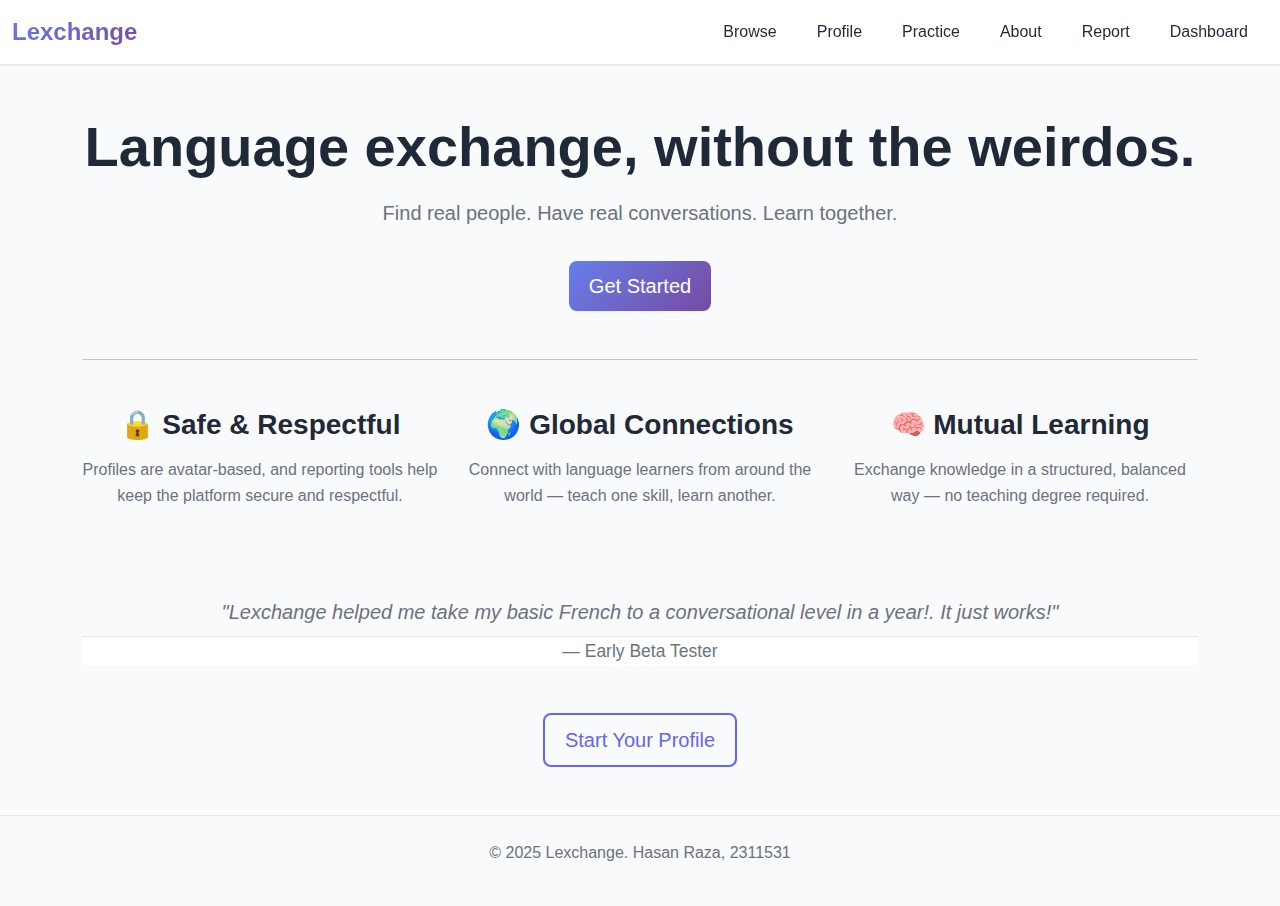
<file: index.html>
<!-- Tells the browser this is a HTML5 document -->
<!DOCTYPE html>
<html lang="en">

<head>
    <!-- Set character encoding to the default HTML-5 Standard (which is UTF-8)-->
    <meta charset="UTF-8">

    <!-- Makes the website responsive on mobile and tablet screens -->
    <meta name="viewport" content="width=device-width, initial-scale=1.0">

    <title>Lexchange - Home</title>

    <!-- Bootstrap 5 CSS (latest version) from jsdelivr -->
    <link rel="stylesheet" href="https://cdn.jsdelivr.net/npm/bootstrap@5.3.0/dist/css/bootstrap.min.css">

    <!-- Bootstrap 5 JS  -->
    <script src="https://cdn.jsdelivr.net/npm/bootstrap@5.3.0/dist/js/bootstrap.bundle.min.js"></script>
    <script src="js/script.js"></script>

    <!-- Link to custom stylesheet -->
    <link rel="stylesheet" href="css/style.css" />
</head>

<body>

    <!-- Navbar will be injected here -->
    <div id="navbar-container"></div>

    <!-- Main Content -->

    <!-- my5 means m:margin y:vertical direction (top and bottom) 5:size, so my-2 adds margin to top and bottom of scale 5-->
    <main class="container my-5">
    
        <!-- Hero Section: Big headline, subheading, and call-to-action button -->
        <div class="text-center mb-5">
            <!-- 'display-4' gives a big headline, 'fw-bold' makes it bold -->
            <h1 class="display-4 fw-bold">Language exchange, without the weirdos.</h1>
    
            <!-- 'lead' gives a nicely styled subheading -->
            <p class="lead">Find real people. Have real conversations. Learn together.</p>
    
            <!-- Bootstrap button linking to the profile setup page -->
            <a href="profile.html" class="btn btn-primary btn-lg mt-3">Get Started</a>
        </div>
    
        <!-- Horizontal line to separate sections -->
        <hr class="my-5">
    
        <!-- Features Section: 3-column layout using Bootstrap Grid -->
        <div class="row text-center">
    
            <!-- Feature 1 -->
            <div class="col-md-4 mb-4">
                <h3>🔒 Safe & Respectful</h3>
                <p>Profiles are avatar-based, and reporting tools help keep the platform secure and respectful.</p>
            </div>
    
            <!-- Feature 2 -->
            <div class="col-md-4 mb-4">
                <h3>🌍 Global Connections</h3>
                <p>Connect with language learners from around the world — teach one skill, learn another.</p>
            </div>
    
            <!-- Feature 3 -->
            <div class="col-md-4 mb-4">
                <h3>🧠 Mutual Learning</h3>
                <p>Exchange knowledge in a structured, balanced way — no teaching degree required.</p>
            </div>
        </div>
    
        <!-- Optional testimonial/quote section -->
        <div class="text-center mt-5">
            <blockquote class="blockquote">
                <p class="mb-0 fst-italic">"Lexchange helped me take my basic French to a conversational level in a year!.
                    It just works!"</p>
                <footer class="blockquote-footer mt-2">Early Beta Tester</footer>
            </blockquote>
        </div>
    
        <!-- Final call-to-action at the bottom -->
        <div class="text-center mt-5">
            <a href="profile.html" class="btn btn-outline-primary btn-lg">Start Your Profile</a>
        </div>
    
    </main>


    <!-- Footer will be injected here -->
    <div id="footer-container"></div>


    <!-- Inject navbar dynamically -->
    <script>
        // This function handles loading external HTML into a specific container on the page
        // Params: targetID: Element ID (e.g. navbar-container), filePath: relative path to HTML file (e.g. components/navbar.html)
        const injectHTML = (targetId, filePath) => {
            // Use fetch API to load external HTML file
            fetch(filePath)
                // Convert response to plaintext
                .then(response => response.text())
                // Insert HTML into target element by ID
                .then(data => {
                    document.getElementById(targetId).innerHTML = data;
                })
                // If there's an error, log to console
                .catch(error => console.error(`Error loading ${filePath}:`, error));
        };

        // Inject navbar into div id navbar-container
        injectHTML("navbar-container", "components/navbar.html");

        // Inject footer into div id footer-container
        injectHTML("footer-container", "components/footer.html");
    </script>

</body>

</html>
</file>
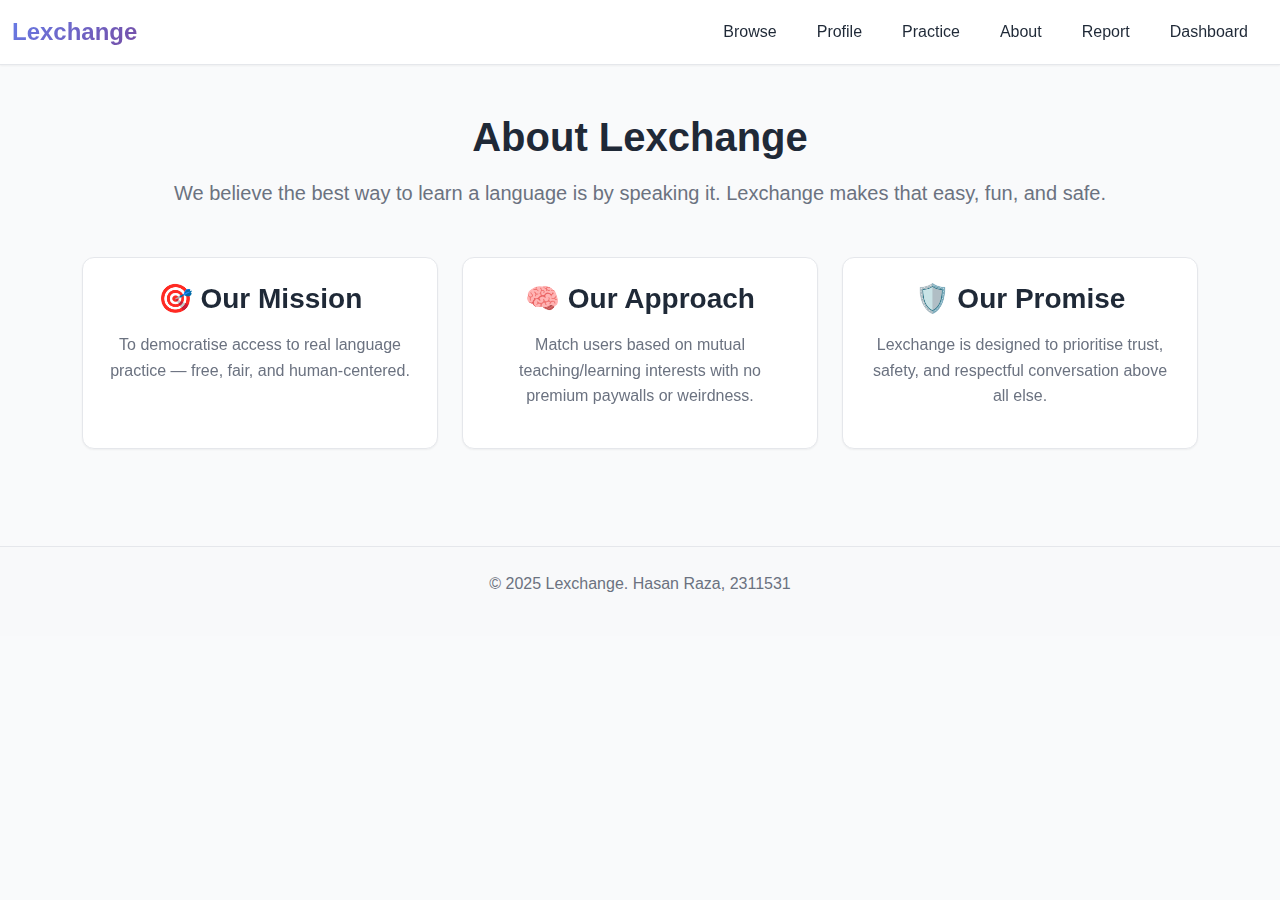
<file: about.html>
<!-- Tells the browser this is a HTML5 document -->
<!DOCTYPE html>
<html lang="en">

<head>
    <!-- Set character encoding to the default HTML-5 Standard (which is UTF-8)-->
    <meta charset="UTF-8">

    <!-- Makes the website responsive on mobile and tablet screens -->
    <meta name="viewport" content="width=device-width, initial-scale=1.0">

    <title>Lexchange - Home</title>

    <!-- Bootstrap 5 CSS (latest version) from jsdelivr -->
    <link rel="stylesheet" href="https://cdn.jsdelivr.net/npm/bootstrap@5.3.0/dist/css/bootstrap.min.css">

    <!-- AOS Scroll Animations -->
    <link href="https://cdn.jsdelivr.net/npm/aos@2.3.4/dist/aos.css" rel="stylesheet">
    <!-- AOS Scroll Animations JS -->
    <script src="https://cdn.jsdelivr.net/npm/aos@2.3.4/dist/aos.js"></script>

    <!-- Bootstrap 5 JS  -->
    <script src="https://cdn.jsdelivr.net/npm/bootstrap@5.3.0/dist/js/bootstrap.bundle.min.js"></script>
    <script src="js/script.js"></script>

    <!-- Link to custom stylesheet -->
    <link rel="stylesheet" href="css/style.css" />

</head>

<body>

    <!-- Navbar will be injected here -->
    <div id="navbar-container"></div>
    
    <!-- Main Content -->
    
    <!-- my5 means m:margin y:vertical direction (top and bottom) 5:size, so my-2 adds margin to top and bottom of scale 5-->
    <main class="container py-5">
        <section class="text-center mb-5">
            <h1 class="fw-bold">About Lexchange</h1>
            <p class="lead">We believe the best way to learn a language is by speaking it. Lexchange makes that easy, fun,
                and safe.</p>
        </section>
    
        <section class="row text-center g-4">
            <div class="col-md-4" data-aos="fade-up">
                <div class="p-4 border rounded h-100">
                    <h3>🎯 Our Mission</h3>
                    <p>To democratise access to real language practice — free, fair, and human-centered.</p>
                </div>
            </div>
            <div class="col-md-4" data-aos="fade-up" data-aos-delay="100">
                <div class="p-4 border rounded h-100">
                    <h3>🧠 Our Approach</h3>
                    <p>Match users based on mutual teaching/learning interests with no premium paywalls or weirdness.</p>
                </div>
            </div>
            <div class="col-md-4" data-aos="fade-up" data-aos-delay="200">
                <div class="p-4 border rounded h-100">
                    <h3>🛡️ Our Promise</h3>
                    <p>Lexchange is designed to prioritise trust, safety, and respectful conversation above all else.</p>
                </div>
            </div>
        </section>
    </main>
    
    
    <!-- Footer will be injected here -->
    <div id="footer-container"></div>
</body>

</html>
</file>
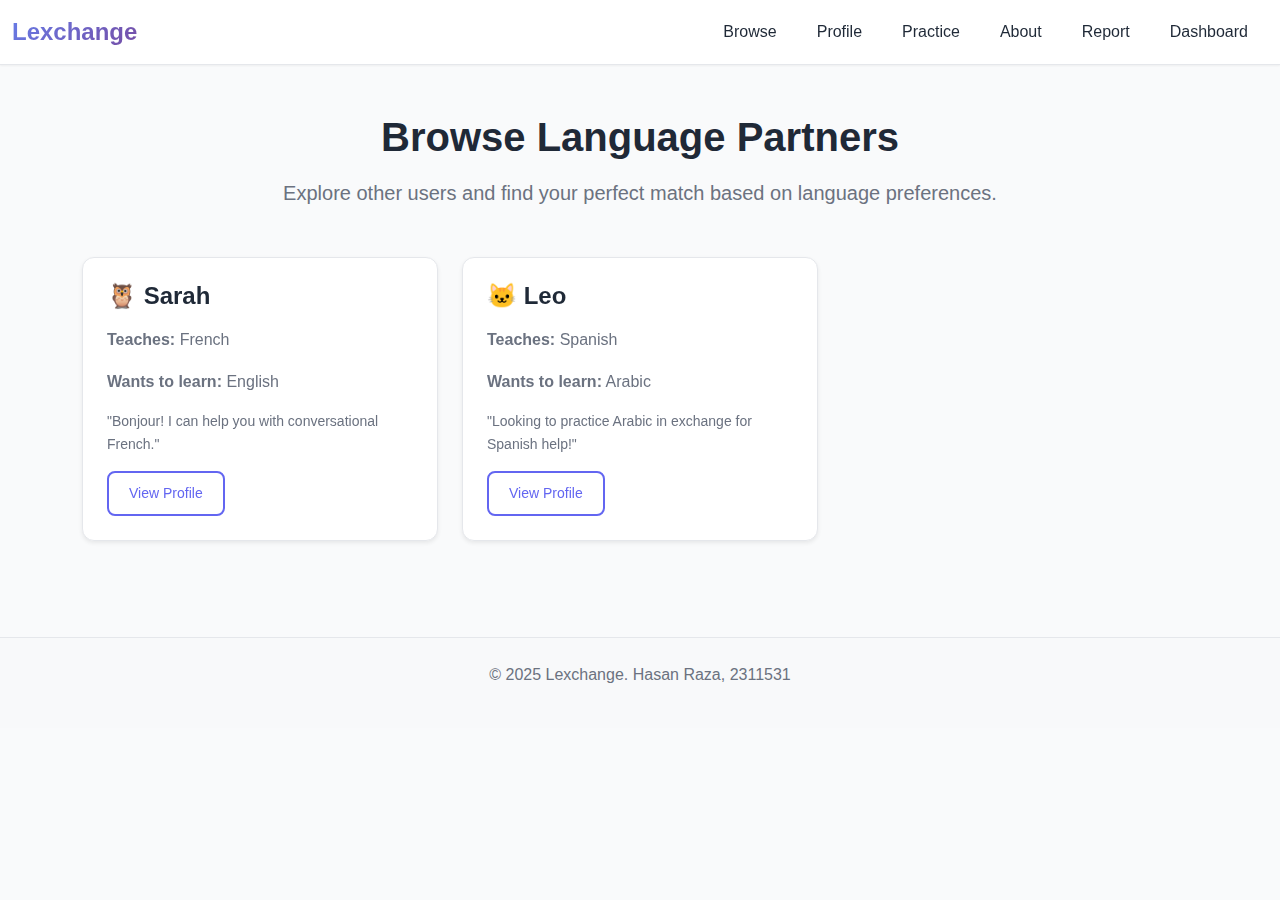
<file: browse.html>
<!-- Tells the browser this is a HTML5 document -->
<!DOCTYPE html>
<html lang="en">

<head>
    <!-- Set character encoding to the default HTML-5 Standard (which is UTF-8)-->
    <meta charset="UTF-8">

    <!-- Makes the website responsive on mobile and tablet screens -->
    <meta name="viewport" content="width=device-width, initial-scale=1.0">

    <title>Lexchange - Home</title>

    <!-- Bootstrap 5 CSS (latest version) from jsdelivr -->
    <link rel="stylesheet" href="https://cdn.jsdelivr.net/npm/bootstrap@5.3.0/dist/css/bootstrap.min.css">

    <!-- AOS Scroll Animations -->
    <link href="https://cdn.jsdelivr.net/npm/aos@2.3.4/dist/aos.css" rel="stylesheet">
    <!-- AOS Scroll Animations JS -->
    <script src="https://cdn.jsdelivr.net/npm/aos@2.3.4/dist/aos.js"></script>

    <!-- Bootstrap 5 JS  -->
    <script src="https://cdn.jsdelivr.net/npm/bootstrap@5.3.0/dist/js/bootstrap.bundle.min.js"></script>
    <script src="js/script.js"></script>

    <!-- Link to custom stylesheet -->
    <link rel="stylesheet" href="css/style.css" />

</head>

<body>

    <!-- Navbar will be injected here -->
    <div id="navbar-container"></div>
    
    <!-- Main Content -->
    <main class="container py-5">
        <!-- Page Heading -->
        <section class="text-center mb-5">
            <h1 class="fw-bold">Browse Language Partners</h1>
            <p class="lead">Explore other users and find your perfect match based on language preferences.</p>
        </section>
    
        <!-- Match Cards Section -->
        <section class="row g-4">
            <div class="col-md-4" data-aos="fade-up">
                <div class="p-4 border rounded shadow-sm h-100">
                    <h4>🦉 Sarah</h4>
                    <p><strong>Teaches:</strong> French</p>
                    <p><strong>Wants to learn:</strong> English</p>
                    <p class="small">"Bonjour! I can help you with conversational French."</p>
                    <a href="#" class="btn btn-outline-primary btn-sm">View Profile</a>
                </div>
            </div>
            <div class="col-md-4" data-aos="fade-up" data-aos-delay="100">
                <div class="p-4 border rounded shadow-sm h-100">
                    <h4>🐱 Leo</h4>
                    <p><strong>Teaches:</strong> Spanish</p>
                    <p><strong>Wants to learn:</strong> Arabic</p>
                    <p class="small">"Looking to practice Arabic in exchange for Spanish help!"</p>
                    <a href="#" class="btn btn-outline-primary btn-sm">View Profile</a>
                </div>
            </div>
            <!-- Add more cards as needed -->
        </section>
    </main>
    
    
    <!-- Footer will be injected here -->
    <div id="footer-container"></div>

</body>

</html>
</file>
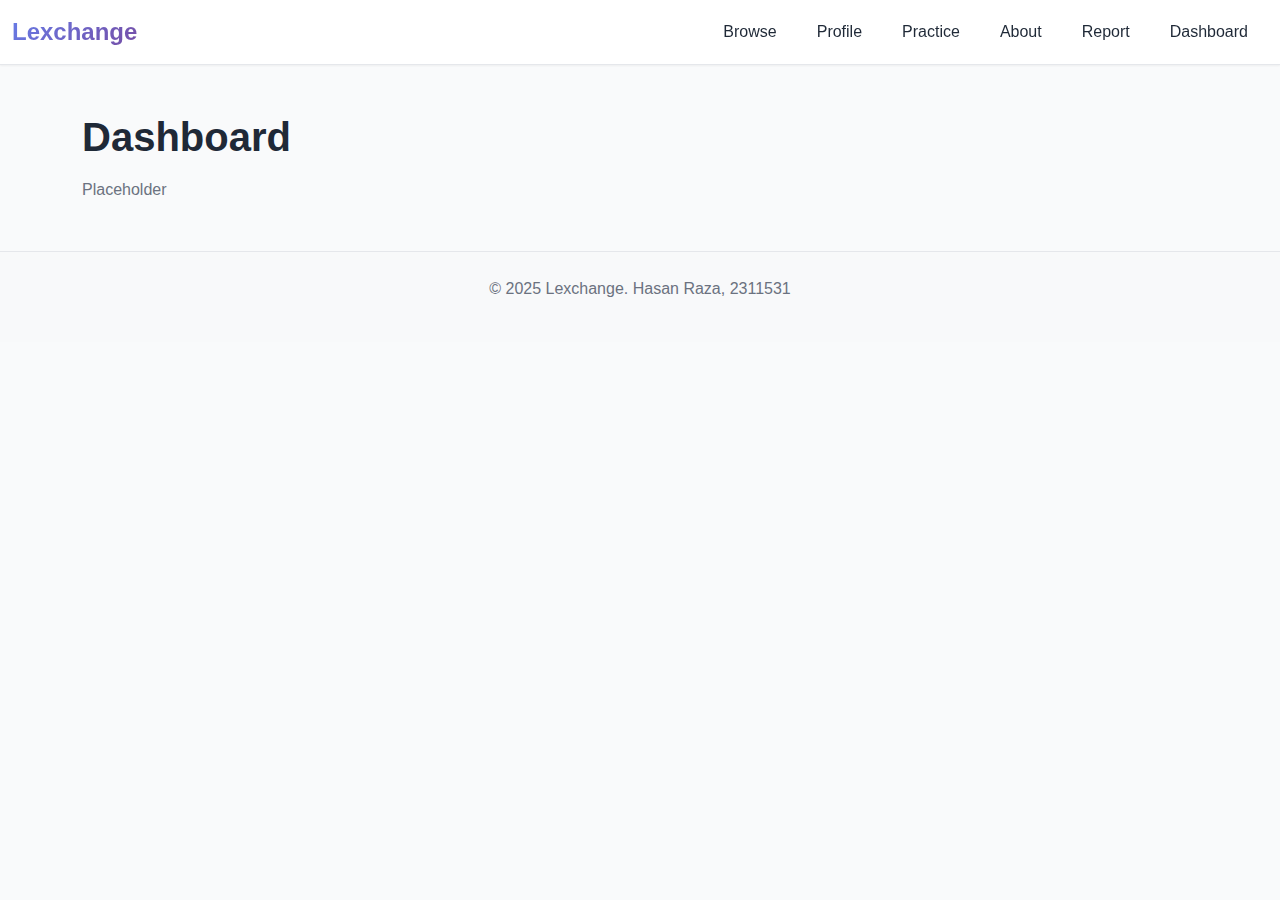
<file: dashboard.html>
<!-- Tells the browser this is a HTML5 document -->
<!DOCTYPE html>
<html lang="en">

<head>
    <!-- Set character encoding to the default HTML-5 Standard (which is UTF-8)-->
    <meta charset="UTF-8">

    <!-- Makes the website responsive on mobile and tablet screens -->
    <meta name="viewport" content="width=device-width, initial-scale=1.0">

    <title>Dashboard</title>

    <!-- Bootstrap 5 CSS (latest version) from jsdelivr -->
    <link rel="stylesheet" href="https://cdn.jsdelivr.net/npm/bootstrap@5.3.0/dist/css/bootstrap.min.css">

    <!-- Bootstrap 5 JS  -->
    <script src="https://cdn.jsdelivr.net/npm/bootstrap@5.3.0/dist/js/bootstrap.bundle.min.js"></script>
    <script src="js/script.js"></script>

    <!-- Link to custom stylesheet -->
    <link rel="stylesheet" href="css/style.css" />
</head>

<body>

    <!-- Navbar will be injected here -->
    <div id="navbar-container"></div>

    <!-- Main Content -->

    <!-- my5 means m:margin y:vertical direction (top and bottom) 5:size, so my-2 adds margin to top and bottom of scale 5-->
    <main class="container my-5">
        <h1>Dashboard</h1>
        <p>Placeholder</p>
    </main>

    <!-- Footer will be injected here -->
    <div id="footer-container"></div>


    <!-- Inject navbar dynamically -->
    <script>
        // This function handles loading external HTML into a specific container on the page
        // Params: targetID: Element ID (e.g. navbar-container), filePath: relative path to HTML file (e.g. components/navbar.html)
        const injectHTML = (targetId, filePath) => {
            // Use fetch API to load external HTML file
            fetch(filePath)
                // Convert response to plaintext
                .then(response => response.text())
                // Insert HTML into target element by ID
                .then(data => {
                    document.getElementById(targetId).innerHTML = data;
                })
                // If there's an error, log to console
                .catch(error => console.error(`Error loading ${filePath}:`, error));
        };

        // Inject navbar into div id navbar-container
        injectHTML("navbar-container", "components/navbar.html");

        // Inject footer into div id footer-container
        injectHTML("footer-container", "components/footer.html");
    </script>

</body>

</html>
</file>
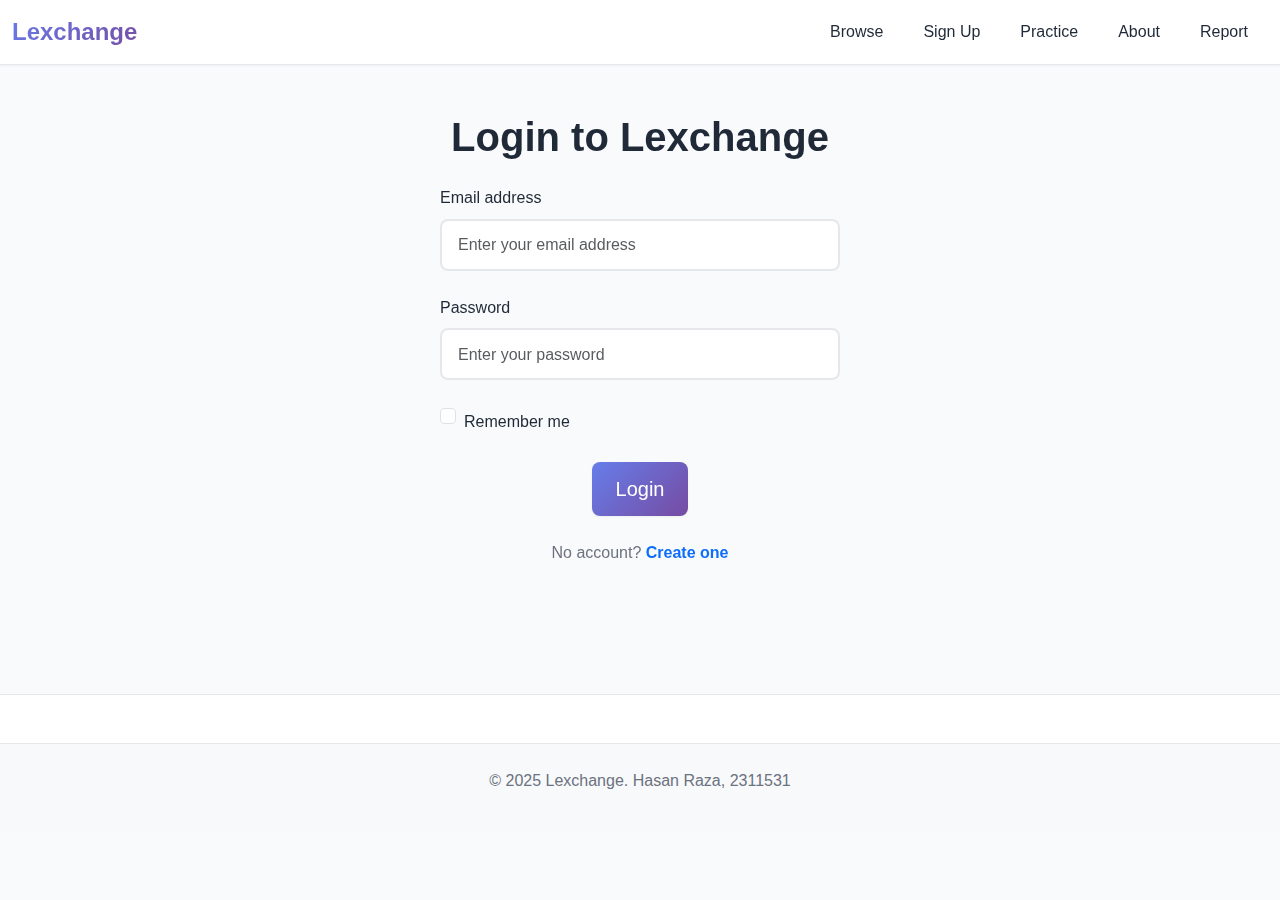
<file: login.html>
<!DOCTYPE html>
<html lang="en">

<head>
    <meta charset="UTF-8">
    <meta name="viewport" content="width=device-width, initial-scale=1.0">
    <meta name="description" content="Login to your Lexchange account">
    <title>Lexchange - Login</title>

    <!-- CSS Dependencies -->
    <link rel="stylesheet" href="https://cdn.jsdelivr.net/npm/bootstrap@5.3.0/dist/css/bootstrap.min.css">
    <link href="https://cdn.jsdelivr.net/npm/aos@2.3.4/dist/aos.css" rel="stylesheet">
    <link rel="stylesheet" href="css/style.css">

    <!-- JavaScript Dependencies -->
    <script defer src="https://cdn.jsdelivr.net/npm/aos@2.3.4/dist/aos.js"></script>
    <script defer src="https://cdn.jsdelivr.net/npm/bootstrap@5.3.0/dist/js/bootstrap.bundle.min.js"></script>

    <!-- Custom JavaScript -->
    <script defer src="js/components.js"></script>
    <script defer src="js/theme.js"></script>
    <script defer src="js/auth.js"></script>
    <script defer src="js/auth-flow.js"></script>
    <script defer src="js/content.js"></script>
    <script defer src="js/main.js"></script>
</head>

<body>
    <!-- Navbar will be injected here -->
    <header id="navbar-container"></header>

    <!-- Main Content -->
    <main class="container-fluid px-0">
        <section class="py-5">
            <div class="container">
                <div class="mx-auto" style="max-width: 400px;" data-aos="fade-up">
                    <h1 class="text-center fw-bold mb-4">Login to Lexchange</h1>

                    <form id="login-form" class="needs-validation" novalidate>
                        <!-- Email field with validation feedback -->
                        <div class="mb-4">
                            <label for="email" class="form-label">Email address</label>
                            <input type="email" class="form-control form-control-lg" id="email" required
                                style="padding: 12px 16px;" placeholder="Enter your email address">
                            <div class="invalid-feedback">
                                Please enter a valid email address
                            </div>
                        </div>

                        <!-- Password field with validation feedback -->
                        <div class="mb-4">
                            <label for="password" class="form-label">Password</label>
                            <input type="password" class="form-control form-control-lg" id="password" required
                                style="padding: 12px 16px;" autocomplete="current-password"
                                placeholder="Enter your password">
                            <div class="invalid-feedback">
                                Please enter your password
                            </div>
                        </div>

                        <!-- Remember me checkbox -->
                        <div class="mb-4 form-check">
                            <input type="checkbox" class="form-check-input" id="remember-me">
                            <label class="form-check-label" for="remember-me" style="padding: 4px 0;">
                                Remember me
                            </label>
                        </div>

                        <!-- Login button -->
                        <button type="submit" class="btn btn-primary btn-lg mb-3" style="padding: 12px 24px; display: block; margin: 0 auto;">
                            Login
                        </button>

                        <!-- Sign up link -->
                        <p class="text-center mt-4">
                            No account? <a href="profile.html" class="fw-bold text-decoration-none">Create one</a>
                        </p>
                    </form>
                </div>
            </div>
        </section>
    </main>

    <!-- Footer will be injected here -->
    <footer id="footer-container"></footer>
</body>

</html>
</file>
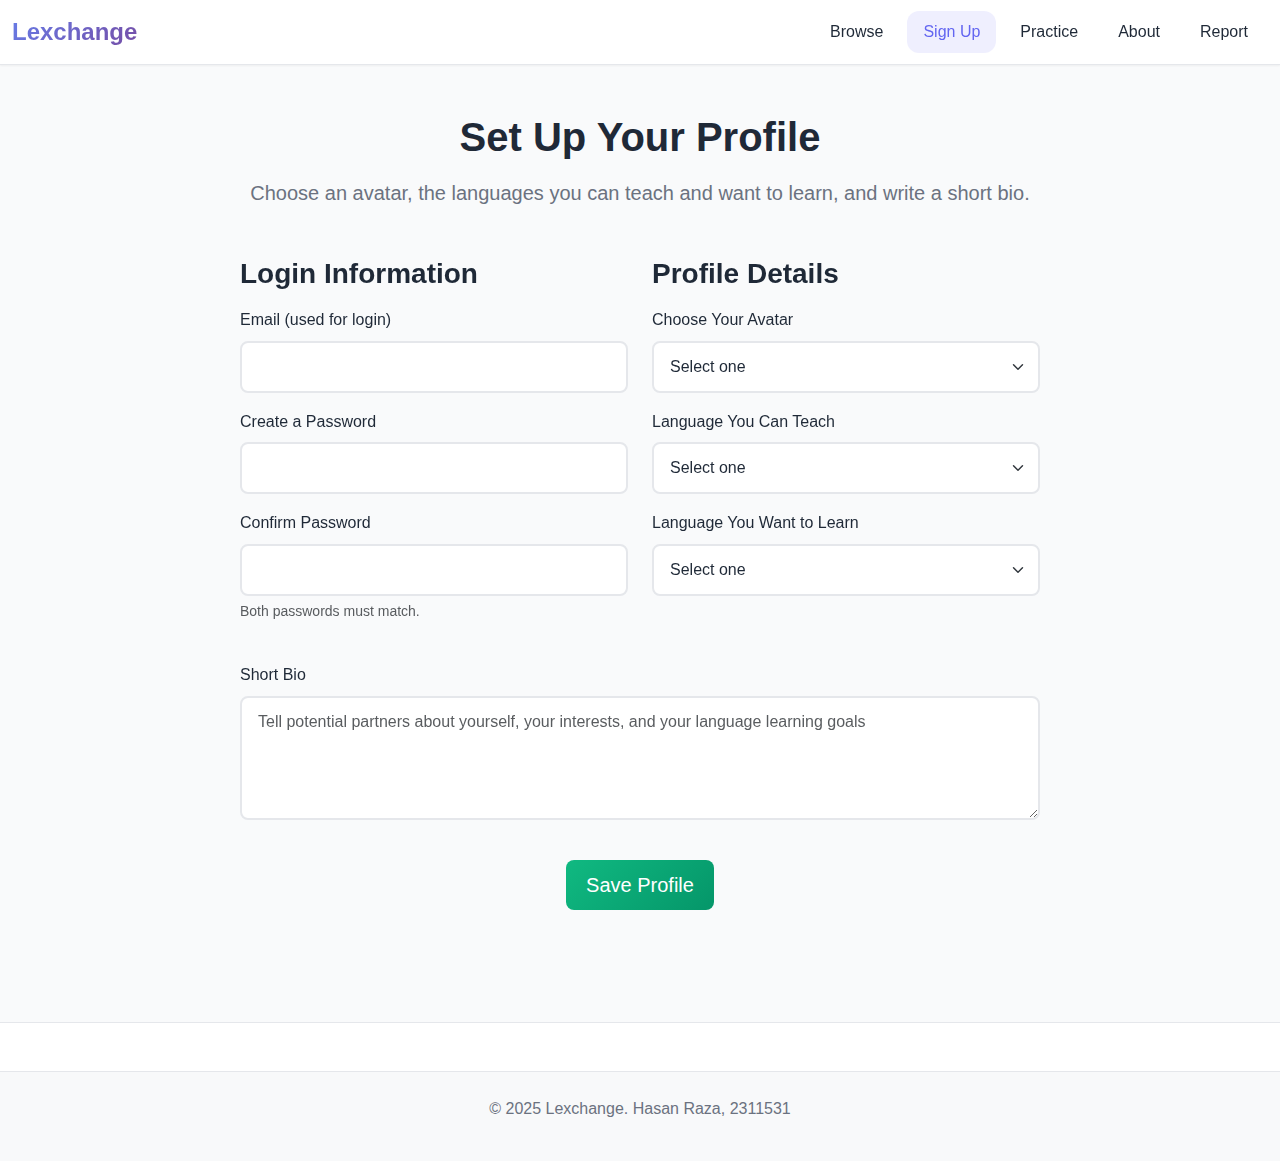
<file: profile.html>
<!DOCTYPE html>
<html lang="en">

<head>
    <meta charset="UTF-8">
    <meta name="viewport" content="width=device-width, initial-scale=1.0">
    <meta name="description" content="Create your Lexchange profile to start language exchange">
    <title>Lexchange - Profile</title>

    <!-- CSS Dependencies -->
    <link rel="stylesheet" href="https://cdn.jsdelivr.net/npm/bootstrap@5.3.0/dist/css/bootstrap.min.css">
    <link href="https://cdn.jsdelivr.net/npm/aos@2.3.4/dist/aos.css" rel="stylesheet">
    <link rel="stylesheet" href="css/style.css">

    <!-- JavaScript Dependencies -->
    <script defer src="https://cdn.jsdelivr.net/npm/aos@2.3.4/dist/aos.js"></script>
    <script defer src="https://cdn.jsdelivr.net/npm/bootstrap@5.3.0/dist/js/bootstrap.bundle.min.js"></script>

    <!-- Custom JavaScript -->
    <script defer src="js/components.js"></script>
    <script defer src="js/theme.js"></script>
    <script defer src="js/auth.js"></script>
    <script defer src="js/auth-flow.js"></script>
    <script defer src="js/content.js"></script>
    <script defer src="js/main.js"></script>
</head>

<body>
    <!-- Navbar will be injected here -->
    <header id="navbar-container"></header>

    <!-- Main Content -->
    <main class="container-fluid px-0">
        <section class="py-5">
            <div class="container">
                <div class="text-center mb-5">
                    <h1 class="fw-bold">Set Up Your Profile</h1>
                    <p class="lead">Choose an avatar, the languages you can teach and want to learn, and write a short
                        bio.</p>
                </div>

                <!-- Profile Form Section -->
                <form id="profile-form" class="mx-auto" style="max-width: 800px;" data-aos="fade-up">
                    <div class="row g-4">
                        <!-- Left column for login credentials -->
                        <div class="col-md-6">
                            <h3 class="mb-3">Login Information</h3>

                            <div class="mb-3">
                                <label for="email" class="form-label">Email (used for login)</label>
                                <input type="email" class="form-control" id="email" required>
                            </div>

                            <div class="mb-3">
                                <label for="password" class="form-label">Create a Password</label>
                                <input type="password" class="form-control" id="password" required>
                            </div>

                            <div class="mb-3">
                                <label for="password-confirm" class="form-label">Confirm Password</label>
                                <input type="password" class="form-control" id="password-confirm" required>
                                <div class="form-text">Both passwords must match.</div>
                            </div>
                        </div>

                        <!-- Right column for profile information -->
                        <div class="col-md-6">
                            <h3 class="mb-3">Profile Details</h3>

                            <div class="mb-3">
                                <label for="avatar" class="form-label">Choose Your Avatar</label>
                                <select id="avatar" class="form-select" required>
                                    <option value="">Select one</option>
                                    <option value="🦉">🦉 Owl</option>
                                    <option value="🐱">🐱 Cat</option>
                                    <option value="🐶">🐶 Dog</option>
                                    <option value="🦊">🦊 Fox</option>
                                    <option value="🐼">🐼 Panda</option>
                                </select>
                            </div>

                            <div class="mb-3">
                                <label for="teach" class="form-label">Language You Can Teach</label>
                                <select id="teach" class="form-select" required>
                                    <option value="">Select one</option>
                                    <option value="English">English</option>
                                    <option value="French">French</option>
                                    <option value="Spanish">Spanish</option>
                                    <option value="German">German</option>
                                    <option value="Arabic">Arabic</option>
                                    <option value="Japanese">Japanese</option>
                                </select>
                            </div>

                            <div class="mb-3">
                                <label for="learn" class="form-label">Language You Want to Learn</label>
                                <select id="learn" class="form-select" required>
                                    <option value="">Select one</option>
                                    <option value="English">English</option>
                                    <option value="French">French</option>
                                    <option value="Spanish">Spanish</option>
                                    <option value="German">German</option>
                                    <option value="Arabic">Arabic</option>
                                    <option value="Japanese">Japanese</option>
                                </select>
                            </div>
                        </div>

                        <!-- Bio section uses the full width -->
                        <div class="col-12">
                            <div class="mb-3">
                                <label for="bio" class="form-label">Short Bio</label>
                                <textarea id="bio" class="form-control" rows="4" required
                                    placeholder="Tell potential partners about yourself, your interests, and your language learning goals"></textarea>
                            </div>
                        </div>

                        <!-- Submit button -->
                        <div class="col-12 text-center">
                            <button type="submit" class="btn btn-success btn-lg">Save Profile</button>
                        </div>
                    </div>
                </form>
            </div>
        </section>
    </main>

    <!-- Footer will be injected here -->
    <footer id="footer-container"></footer>
</body>

</html>
</file>
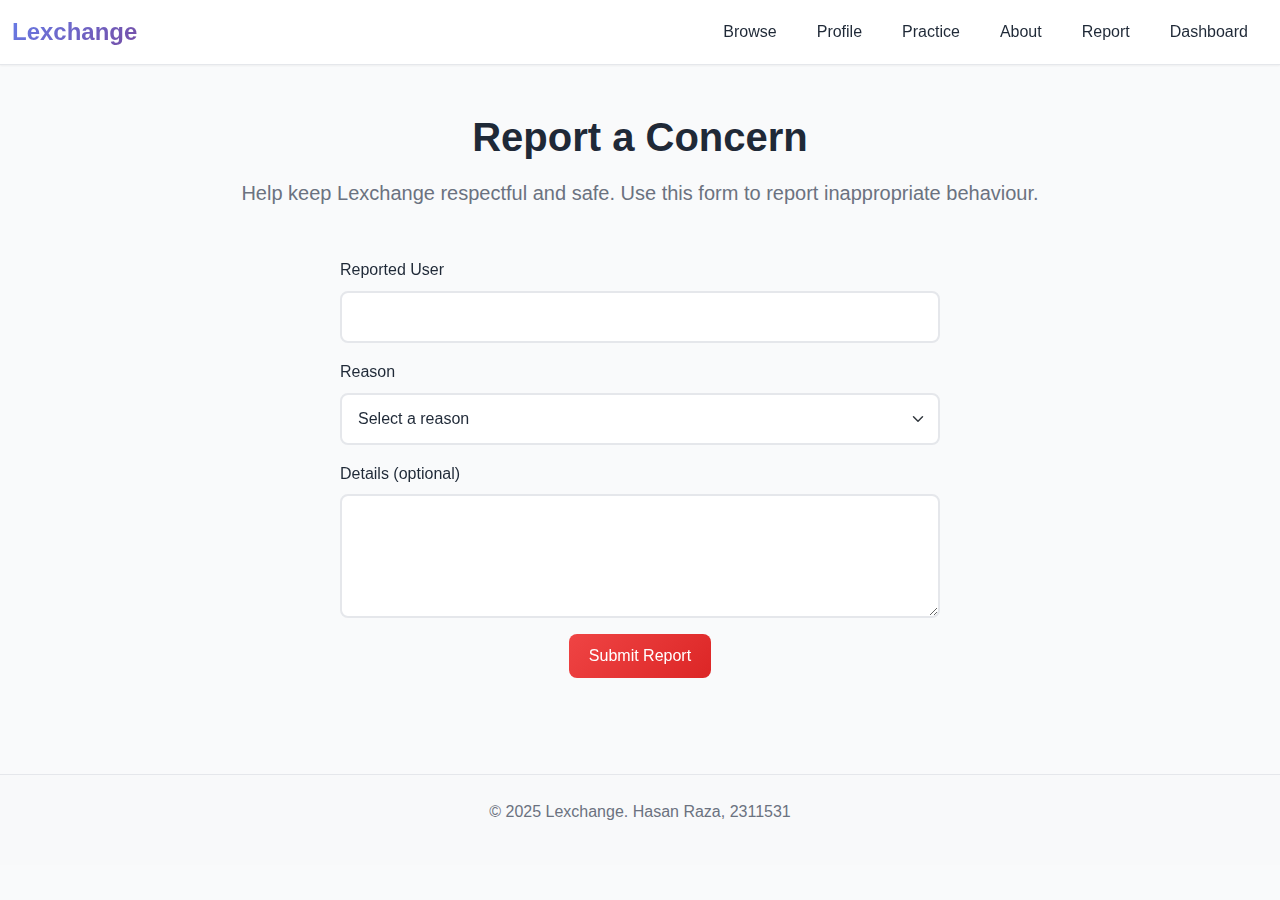
<file: report.html>
<!-- Tells the browser this is a HTML5 document -->
<!DOCTYPE html>
<html lang="en">

<head>
    <!-- Set character encoding to the default HTML-5 Standard (which is UTF-8)-->
    <meta charset="UTF-8">

    <!-- Makes the website responsive on mobile and tablet screens -->
    <meta name="viewport" content="width=device-width, initial-scale=1.0">

    <title>Lexchange - Home</title>

    <!-- Bootstrap 5 CSS (latest version) from jsdelivr -->
    <link rel="stylesheet" href="https://cdn.jsdelivr.net/npm/bootstrap@5.3.0/dist/css/bootstrap.min.css">

    <!-- AOS Scroll Animations -->
    <link href="https://cdn.jsdelivr.net/npm/aos@2.3.4/dist/aos.css" rel="stylesheet">
    <!-- AOS Scroll Animations JS -->
    <script src="https://cdn.jsdelivr.net/npm/aos@2.3.4/dist/aos.js"></script>

    <!-- Bootstrap 5 JS  -->
    <script src="https://cdn.jsdelivr.net/npm/bootstrap@5.3.0/dist/js/bootstrap.bundle.min.js"></script>
    <script src="js/script.js"></script>

    <!-- Link to custom stylesheet -->
    <link rel="stylesheet" href="css/style.css" />

</head>

<body>

    <!-- Navbar will be injected here -->
    <div id="navbar-container"></div>

    <!-- Main Content -->

    <!-- my5 means m:margin y:vertical direction (top and bottom) 5:size, so my-2 adds margin to top and bottom of scale 5-->
    <main class="container py-5">
        <section class="text-center mb-5">
            <h1 class="fw-bold">Report a Concern</h1>
            <p class="lead">Help keep Lexchange respectful and safe. Use this form to report inappropriate behaviour.</p>
        </section>

        <form class="mx-auto" style="max-width: 600px;" data-aos="fade-up">
            <div class="mb-3">
                <label for="reportedUser" class="form-label">Reported User</label>
                <input type="text" class="form-control" id="reportedUser" required>
            </div>
            <div class="mb-3">
                <label for="reason" class="form-label">Reason</label>
                <select class="form-select" id="reason" required>
                    <option value="">Select a reason</option>
                    <option value="Harassment">Harassment</option>
                    <option value="Inappropriate content">Inappropriate content</option>
                    <option value="Spam or fake profile">Spam or fake profile</option>
                </select>
            </div>
            <div class="mb-3">
                <label for="details" class="form-label">Details (optional)</label>
                <textarea class="form-control" id="details" rows="4"></textarea>
            </div>
            <div class="text-center">
                <button type="submit" class="btn btn-danger">Submit Report</button>
            </div>
        </form>
    </main>

    <!-- Footer will be injected here -->
    <div id="footer-container"></div>

</body>

</html>
</file>
<file: css/style.css>
/* Core theme variables */
:root {
    /* Colors */
    --primary: #6366f1;
    --primary-dark: #4f46e5;
    --primary-light: #818cf8;
    --success: #10b981;
    --danger: #ef4444;
    --text: #1f2937;
    --text-light: #6b7280;
    --border: #e5e7eb;

    /* Light theme */
    --bg: #f9fafb;
    --card-bg: #ffffff;
    --navbar-bg: rgba(255, 255, 255, 0.95);

    /* Layout */
    --radius: 0.75rem;
    --shadow-sm: 0 1px 2px 0 rgb(0 0 0 / 0.05);
    --shadow: 0 4px 6px -1px rgb(0 0 0 / 0.1);
    --shadow-lg: 0 10px 15px -3px rgb(0 0 0 / 0.1);
    --transition: all 0.2s ease;
    --gradient: linear-gradient(135deg, #667eea 0%, #764ba2 100%);
}

/* Dark theme */
.dark-theme {
    --bg: #0a0f1b;
    --card-bg: #1a2332;
    --navbar-bg: rgba(10, 15, 27, 0.95);
    --text: #e2e8f0;
    --text-light: #94a3b8;
    --border: #2d3748;
    --gradient: linear-gradient(135deg, #6366f1 0%, #8b5cf6 100%);
}

/* Base */
* {
    box-sizing: border-box;
}

body {
    font-family: -apple-system, BlinkMacSystemFont, 'Segoe UI', Roboto, sans-serif;
    background-color: var(--bg);
    color: var(--text);
    line-height: 1.6;
    transition: var(--transition);
    scroll-behavior: smooth;
}

h1,
h2,
h3,
h4,
h5,
h6 {
    font-weight: 700;
    margin-bottom: 1rem;
    color: var(--text);
    line-height: 1.2;
}

p {
    color: var(--text-light);
}

/* Components */
.card,
.border.rounded {
    background-color: var(--card-bg) !important;
    border: 1px solid var(--border) !important;
    border-radius: var(--radius) !important;
    box-shadow: var(--shadow-sm);
    transition: var(--transition);
}

.card:hover,
.border.rounded:hover {
    box-shadow: var(--shadow);
    transform: translateY(-2px);
}

/* Navigation */
.navbar {
    background-color: var(--navbar-bg) !important;
    backdrop-filter: blur(10px);
    box-shadow: var(--shadow-sm);
    border-bottom: 1px solid var(--border);
}

.navbar-brand {
    font-weight: 800;
    font-size: 1.5rem;
    background: var(--gradient);
    -webkit-background-clip: text;
    -webkit-text-fill-color: transparent;
    background-clip: text;
}

.nav-link {
    font-weight: 500;
    color: var(--text) !important;
    padding: 0.5rem 1rem !important;
    margin: 0 0.25rem;
    border-radius: var(--radius);
    transition: var(--transition);
}

.nav-link:hover,
.nav-link.active {
    background-color: rgba(99, 102, 241, 0.1);
    color: var(--primary) !important;
}

/* Buttons */
.btn {
    font-weight: 500;
    padding: 0.625rem 1.25rem;
    border-radius: 0.5rem;
    transition: var(--transition);
    border: none;
    display: inline-flex;
    align-items: center;
    gap: 0.5rem;
}

.btn-primary {
    background: var(--gradient);
    color: white;
    box-shadow: var(--shadow-sm);
}

.btn-primary:hover {
    transform: translateY(-1px);
    box-shadow: var(--shadow);
    filter: brightness(1.1);
}

.btn-outline-primary {
    background: transparent;
    color: var(--primary);
    border: 2px solid var(--primary);
}

.btn-outline-primary:hover {
    background: var(--primary);
    color: white;
}

.btn-success {
    background: linear-gradient(135deg, #10b981 0%, #059669 100%);
    color: white;
}

.btn-danger {
    background: linear-gradient(135deg, #ef4444 0%, #dc2626 100%);
    color: white;
}

/* Forms */
.form-control,
.form-select {
    border: 2px solid var(--border);
    border-radius: 0.5rem;
    padding: 0.75rem 1rem;
    font-size: 1rem;
    transition: var(--transition);
    background-color: var(--card-bg);
    color: var(--text);
}

.form-control:focus,
.form-select:focus {
    border-color: var(--primary);
    box-shadow: 0 0 0 3px rgba(99, 102, 241, 0.1);
    outline: none;
}

/* Dark theme specific */
.dark-theme .card,
.dark-theme .border.rounded,
.dark-theme .dropdown-menu {
    background-color: var(--card-bg) !important;
    color: var(--text) !important;
    border-color: var(--border) !important;
}

.dark-theme .text-muted,
.dark-theme p,
.dark-theme .lead {
    color: var(--text-light) !important;
}

.dark-theme .form-control,
.dark-theme .form-select,
.dark-theme input,
.dark-theme textarea {
    background-color: #0f1823 !important;
    border-color: #4a5568 !important;
    color: var(--text) !important;
}

.dark-theme .form-control:focus,
.dark-theme .form-select:focus {
    background-color: #0a0f1b !important;
    box-shadow: 0 0 0 3px rgba(99, 102, 241, 0.25);
}

.dark-theme ::placeholder {
    color: #64748b;
    opacity: 1;
}

.dark-theme .btn-light {
    background-color: var(--card-bg);
    color: var(--text);
    border-color: var(--border);
}

.dark-theme .btn-outline-light {
    color: var(--text);
    border-color: var(--text);
}

.dark-theme .dropdown-item {
    color: var(--text);
}

.dark-theme .dropdown-item:hover {
    background-color: rgba(99, 102, 241, 0.2);
    color: var(--primary-light);
}

.dark-theme .navbar-toggler-icon {
    background-image: url("data:image/svg+xml,%3csvg xmlns='http://www.w3.org/2000/svg' viewBox='0 0 30 30'%3e%3cpath stroke='rgba(255, 255, 255, 0.8)' stroke-linecap='round' stroke-miterlimit='10' stroke-width='2' d='M4 7h22M4 15h22M4 23h22'/%3e%3c/svg%3e");
}

.dark-theme a:not(.btn):not(.nav-link):not(.dropdown-item) {
    color: var(--primary-light);
}

.dark-theme .page-link {
    background-color: var(--card-bg);
    color: var(--text);
    border-color: var(--border);
}

.dark-theme .page-link:hover,
.dark-theme .page-item.active .page-link {
    background-color: var(--primary);
    color: white;
    border-color: var(--primary);
}

/* Special sections */
.hero-section {
    background: var(--gradient);
    color: white;
    padding: 5rem 0;
    position: relative;
}

.partner-card {
    height: 100%;
    padding: 1.5rem;
    transition: var(--transition);
}

.partner-card:hover {
    transform: translateY(-4px);
    box-shadow: var(--shadow-lg);
}

/* Utilities */
.loading-indicator {
    display: inline-block;
    width: 1.25rem;
    height: 1.25rem;
    border: 3px solid rgba(99, 102, 241, 0.2);
    border-top-color: var(--primary);
    border-radius: 50%;
    animation: spin 0.8s linear infinite;
}

@keyframes spin {
    to {
        transform: rotate(360deg);
    }
}

.pagination {
    gap: 0.25rem;
}

.page-link {
    color: var(--text);
    border: 1px solid var(--border);
    padding: 0.5rem 1rem;
    border-radius: 0.375rem;
    transition: var(--transition);
}

.page-link:hover {
    background-color: var(--primary);
    color: white;
    border-color: var(--primary);
}

.page-item.active .page-link {
    background-color: var(--primary);
    border-color: var(--primary);
    color: white;
}

.page-item.disabled .page-link {
    opacity: 0.5;
    cursor: not-allowed;
}

footer {
    background-color: var(--card-bg) !important;
    border-top: 1px solid var(--border);
    margin-top: 4rem;
}

#theme-toggle {
    background: rgba(99, 102, 241, 0.1);
    border: 2px solid var(--primary);
    color: var(--primary);
    padding: 0.375rem 0.75rem;
    font-size: 0.875rem;
}

#theme-toggle:hover {
    background: var(--primary);
    color: white;
}

/* Responsive */
@media (max-width: 768px) {
    .hero-section {
        padding: 3rem 0;
    }

    h1 {
        font-size: 2rem;
    }
}

@media (hover: none) {

    .card:hover,
    .partner-card:hover,
    .btn:hover {
        transform: none;
    }
}
</file>
